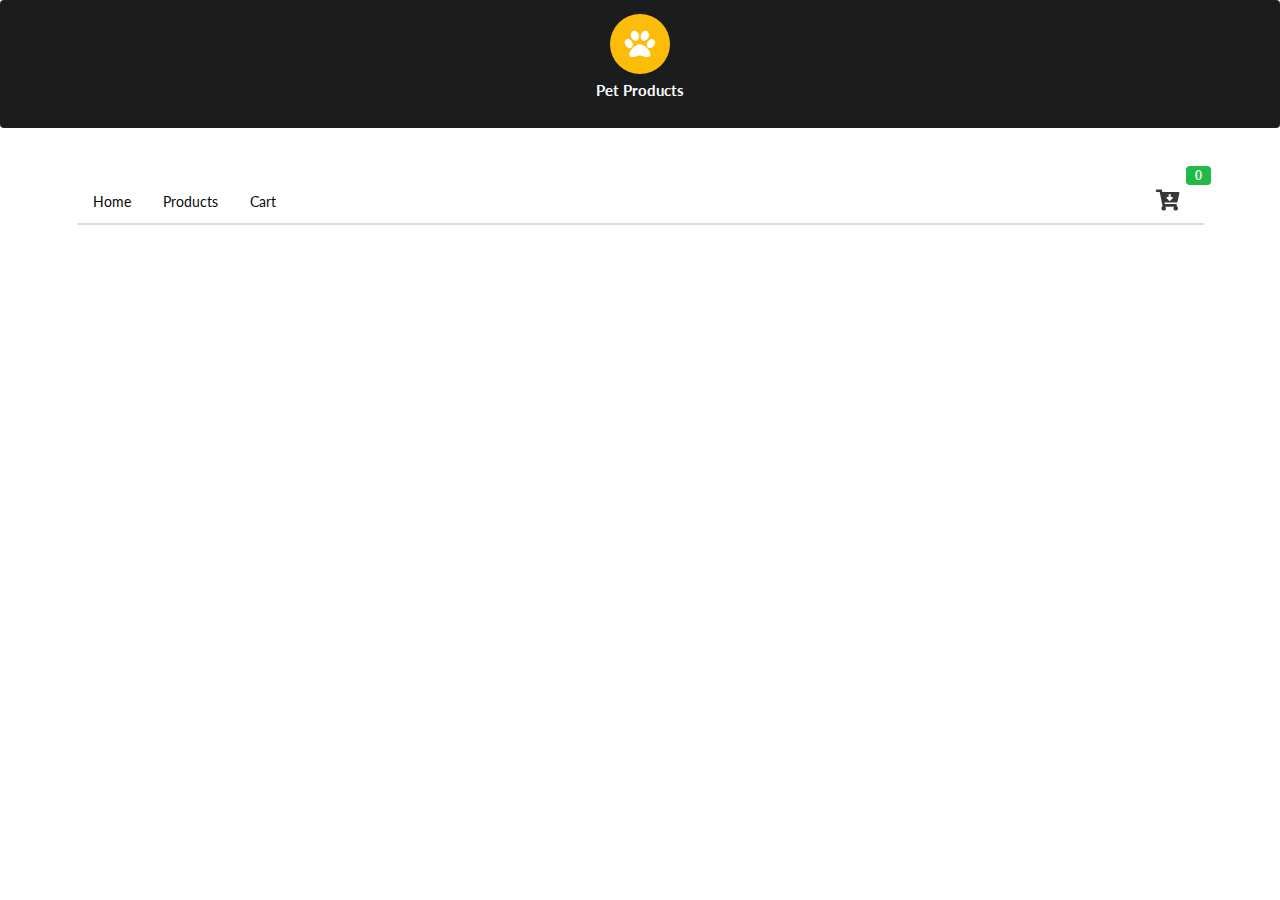
<file: index.html>
<!doctype html><html lang="en"><head><meta charset="utf-8"/><link rel="icon" href="/petshop/favicon.ico"/><meta name="viewport" content="width=device-width,initial-scale=1"/><meta name="theme-color" content="#000000"/><meta name="description" content="Web site created using create-react-app"/><link rel="apple-touch-icon" href="/petshop/logo192.png"/><link rel="manifest" href="/petshop/manifest.json"/><title>React App</title><link href="/petshop/static/css/2.f48d7dd4.chunk.css" rel="stylesheet"><link href="/petshop/static/css/main.8bd8232d.chunk.css" rel="stylesheet"></head><body><noscript>You need to enable JavaScript to run this app.</noscript><div id="root"></div><script>!function(e){function r(r){for(var n,p,l=r[0],a=r[1],f=r[2],c=0,s=[];c<l.length;c++)p=l[c],Object.prototype.hasOwnProperty.call(o,p)&&o[p]&&s.push(o[p][0]),o[p]=0;for(n in a)Object.prototype.hasOwnProperty.call(a,n)&&(e[n]=a[n]);for(i&&i(r);s.length;)s.shift()();return u.push.apply(u,f||[]),t()}function t(){for(var e,r=0;r<u.length;r++){for(var t=u[r],n=!0,l=1;l<t.length;l++){var a=t[l];0!==o[a]&&(n=!1)}n&&(u.splice(r--,1),e=p(p.s=t[0]))}return e}var n={},o={1:0},u=[];function p(r){if(n[r])return n[r].exports;var t=n[r]={i:r,l:!1,exports:{}};return e[r].call(t.exports,t,t.exports,p),t.l=!0,t.exports}p.m=e,p.c=n,p.d=function(e,r,t){p.o(e,r)||Object.defineProperty(e,r,{enumerable:!0,get:t})},p.r=function(e){"undefined"!=typeof Symbol&&Symbol.toStringTag&&Object.defineProperty(e,Symbol.toStringTag,{value:"Module"}),Object.defineProperty(e,"__esModule",{value:!0})},p.t=function(e,r){if(1&r&&(e=p(e)),8&r)return e;if(4&r&&"object"==typeof e&&e&&e.__esModule)return e;var t=Object.create(null);if(p.r(t),Object.defineProperty(t,"default",{enumerable:!0,value:e}),2&r&&"string"!=typeof e)for(var n in e)p.d(t,n,function(r){return e[r]}.bind(null,n));return t},p.n=function(e){var r=e&&e.__esModule?function(){return e.default}:function(){return e};return p.d(r,"a",r),r},p.o=function(e,r){return Object.prototype.hasOwnProperty.call(e,r)},p.p="/petshop/";var l=this["webpackJsonpmy-app"]=this["webpackJsonpmy-app"]||[],a=l.push.bind(l);l.push=r,l=l.slice();for(var f=0;f<l.length;f++)r(l[f]);var i=a;t()}([])</script><script src="/petshop/static/js/2.f9fbe558.chunk.js"></script><script src="/petshop/static/js/main.63f00f8e.chunk.js"></script></body></html>
</file>
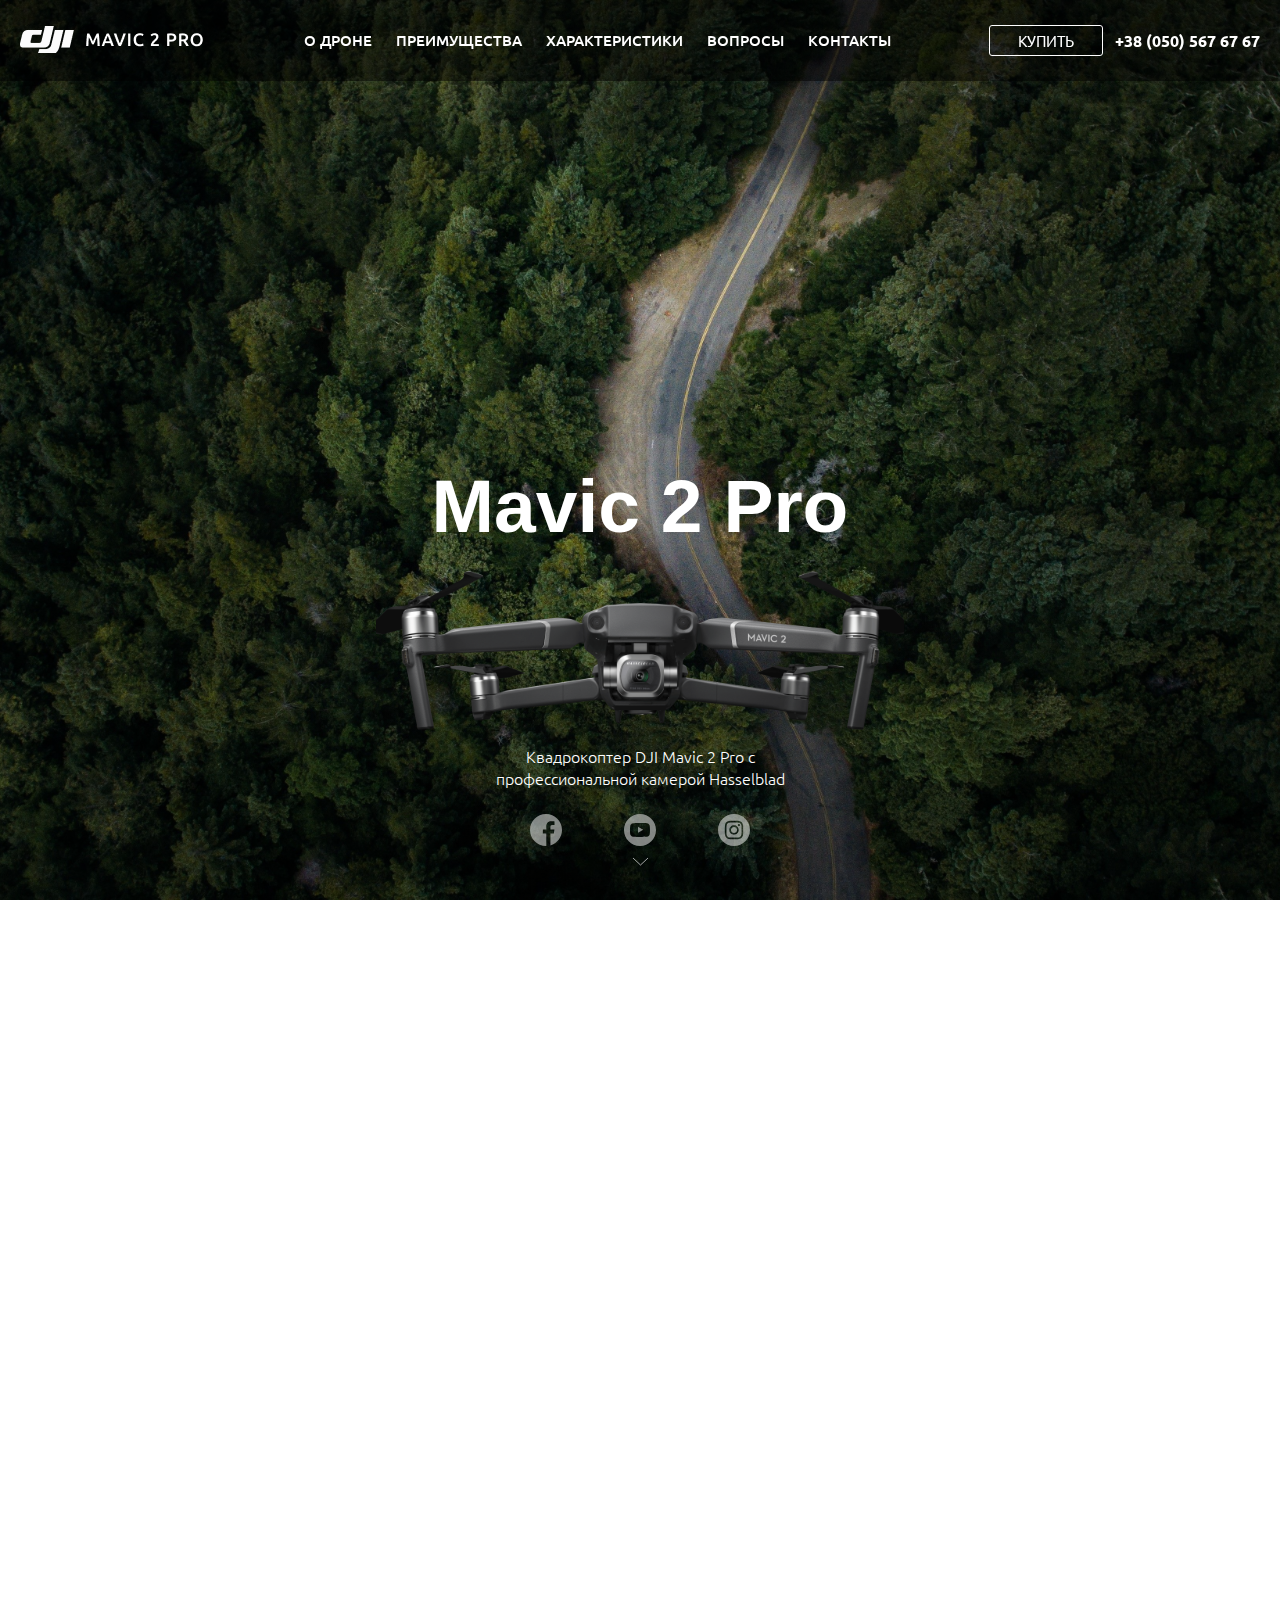
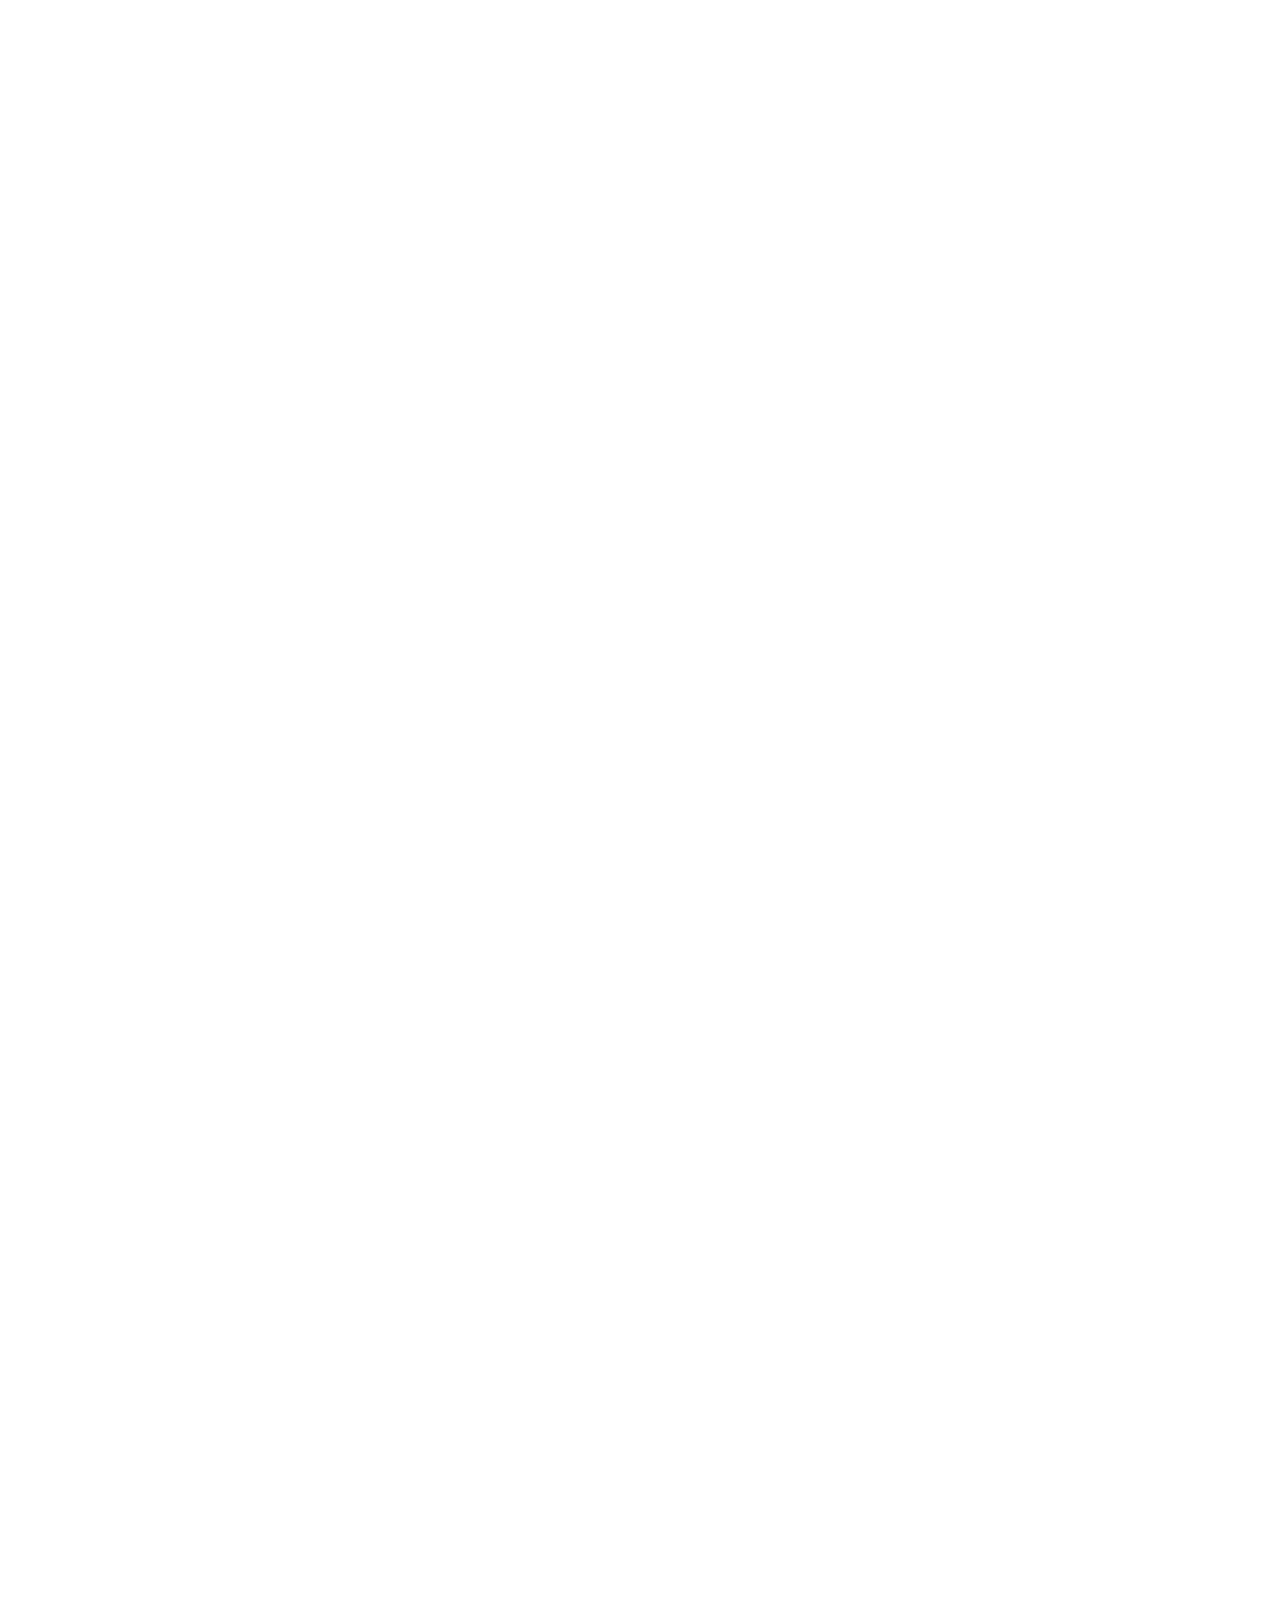
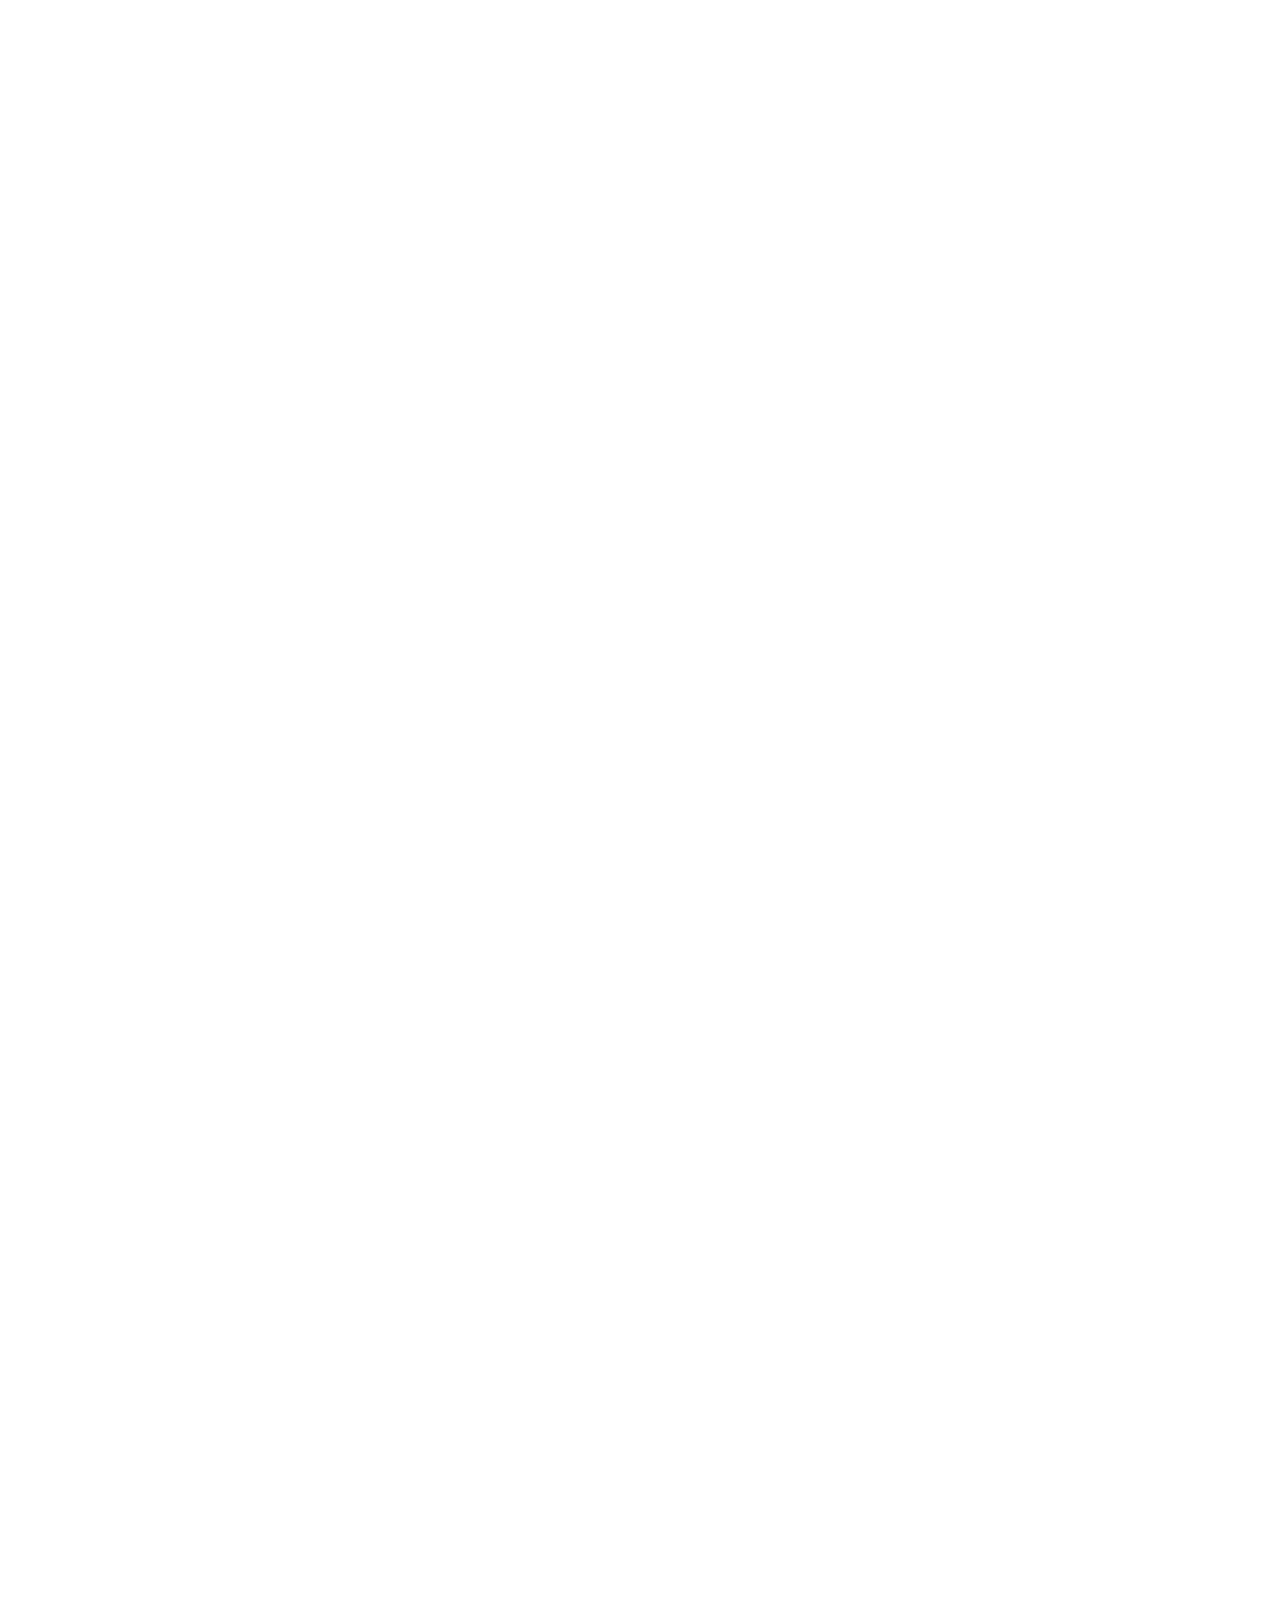
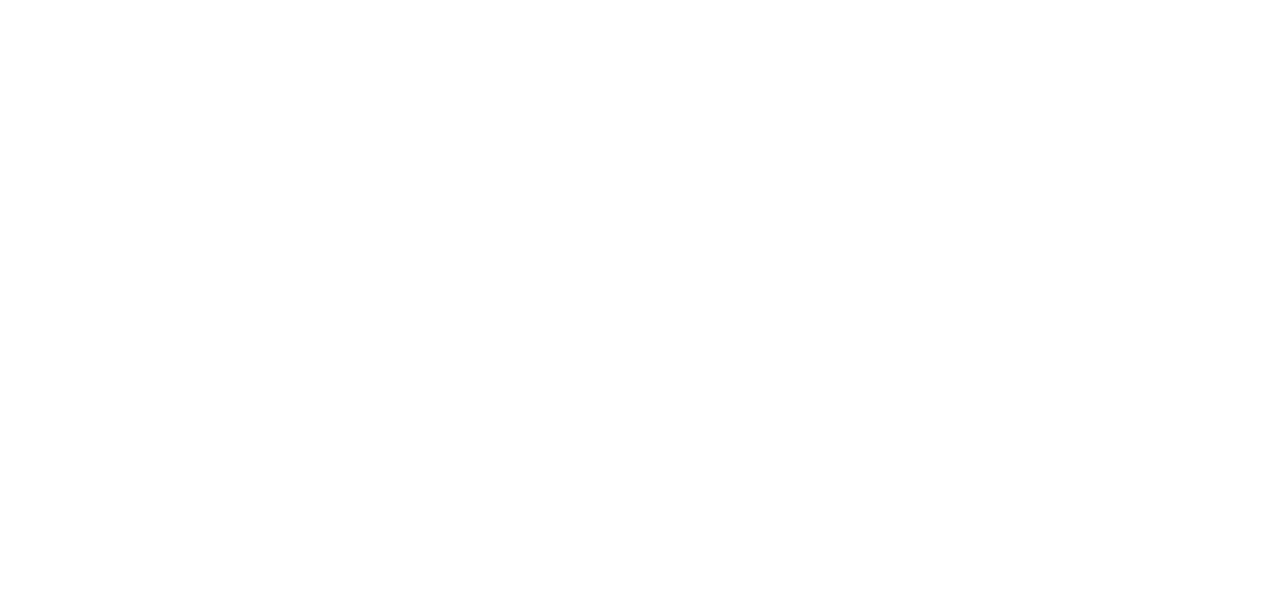
<file: dji-mavic/index.html>
<!DOCTYPE html>
<html lang="en">

<head>
  <meta charset="UTF-8">
  <meta name="viewport" content="width=device-width, initial-scale=1.0">
  <meta http-equiv="X-UA-Compatible" content="ie=edge">
  <title>Mavic 2 Pro</title>
  <link href="https://fonts.googleapis.com/css2?family=Ubuntu:wght@300;400;500;700&display=swap" rel="stylesheet">
  <link rel="stylesheet" href="css/style.min.css">
</head>

<body>

  <header class="header">
    <div class="container">
      <div id="header__nav" class="header__inner">
        <div data-menuanchor="top">
          <a class="logo" href="#top">
            <picture class="logo__img">
              <source srcset="images/logo-mobile.png" media="(max-width: 600px)">
              <img src="images/logo.png" alt="logo">
            </picture>
          </a>
        </div>
        <nav class="menu">
          <button class="menu__btn">
            <span class="menu__btn-line"></span>
          </button>
          <ul class="menu__list">
            <li class="menu__list-item" data-menuanchor="products">
              <a class="menu__list-link" href="#products">О ДРОНЕ</a>
            </li>
            <li class="menu__list-item" data-menuanchor="benefits">
              <a class="menu__list-link" href="#benefits">ПРЕИМУЩЕСТВА</a>
            </li>
            <li class="menu__list-item" data-menuanchor="specification">
              <a class="menu__list-link" href="#specification">ХАРАКТЕРИСТИКИ</a>
            </li>
            <li class="menu__list-item" data-menuanchor="questions">
              <a class="menu__list-link" href="#questions">ВОПРОСЫ</a>
            </li>
            <li class="menu__list-item" data-menuanchor="contacts">
              <a class="menu__list-link" href="#contacts">КОНТАКТЫ</a>
            </li>
            <li class="menu__list-phone">
              <a href="tel:+380505676767" class="header__phone-menu">
                +38 (050) 567 67 67
              </a>
            </li>
          </ul>
        </nav>
        <div class="header__info">
          <button class="header__btn">КУПИТЬ</button>
          <a href="tel:+380505676767" class="header__phone">
            +38 (050) 567 67 67
          </a>
        </div>
      </div>
    </div>
  </header>

  <main id="fullpage">
    <section data-anchor="top" class="page-section top">
      <div class="page-section__wrapper top__wrapper">
        <div class="container">
          <div class="top__inner">
            <h1 class="top__title">Mavic 2 Pro</h1>
            <img src="images/mavic.png" alt="mavic">
            <p class="top__text">
              Квадрокоптер DJI Mavic 2 Pro с профессиональной камерой Hasselblad
            </p>
            <ul class="top__social-list">
              <li class="top__social-item">
                <a class="top__social-link" href="#">
                  <img src="images/facebook.svg" alt="facebook">
                </a>
              </li>
              <li class="top__social-item">
                <a class="top__social-link" href="#">
                  <img src="images/youtube.svg" alt="youtube">
                </a>
              </li>
              <li class="top__social-item">
                <a class="top__social-link" href="#">
                  <img src="images/instagram.svg" alt="instagram">
                </a>
              </li>
            </ul>
          </div>
        </div>
        <div class="scroll_btn">
          <a href="#products">
            <img src="images/arrow-down.svg" alt="arrow">
          </a>
        </div>
      </div>
    </section>

    <section data-anchor="products" class="page-section products">
      <div class="page-section__wrapper">
        <div class="container">
          <h3 class="title products__title">Что такое Mavic 2 Pro ?</h3>
          <div class="products__inner">
            <div class="products__text">
              <p>
                Дрон Mavic 2 Pro - это инженерное чудо, идеальное для аэросъемки.
                Дрон обладает всеми лучшими технологиями DJI, он преобразит мир аэросъемки.
              </p>
              <p>
                Mavic 2 Pro оснащен совершенно новой камерой Hasselblad L1D-20c.
                Камера L1D-20c работает по уникальной технологии Hasselblad Natural Colour Solution (HNCS)5,
                позволяющей пользователям делать великолепные снимки с воздуха с разрешением в 20 мегапикселей и
                потрясающими цветами.
              </p>
            </div>
            <div class="products__slider-box">
              <p class="products__slider-text">
                Лучшая беспилотная
                технология аэросъемки
              </p>
              <div class="products__slider">
                <div class="products__slider-item">
                  <img class="products__slider-img" src="images/slider-1.jpg" alt="mavic slider">
                </div>
                <div class="products__slider-item">
                  <img class="products__slider-img" src="images/slider-2.jpg" alt="mavic slider">
                </div>
                <div class="products__slider-item">
                  <img class="products__slider-img" src="images/slider-3.jpg" alt="mavic slider">
                </div>
                <div class="products__slider-item">
                  <img class="products__slider-img" src="images/slider-4.jpg" alt="mavic slider">
                </div>
                <div class="products__slider-item">
                  <img class="products__slider-img" src="images/slider-5.jpg" alt="mavic slider">
                </div>
                <div class="products__slider-item">
                  <img class="products__slider-img" src="images/slider-6.jpg" alt="mavic slider">
                </div>
              </div>
            </div>
          </div>
        </div>
        <div class="scroll_btn">
          <a href="#benefits">
            <img src="images/arrow-down.svg" alt="arrow">
          </a>
        </div>
      </div>
    </section>

    <section data-anchor="benefits" class="page-section benefits">
      <div class="page-section__wrapper">
        <div class="container">
          <h3 class="title">Преимущества</h3>
          <div class="benefits__items">
            <div class="benefits__item">
              <div class="benefits__num">1</div>
              <div class="benefits__img">
                <img src="images/benefits-1.jpg" alt="benefits">
              </div>
              <div class="benefits__info">
                <h4 class="benefits__info-title">
                  Интеллектуальные
                  режимы
                </h4>
                <p class="benefits__info-text">
                  Mavic 2 унаследовал 6 стандартных режимов интеллектуальной съемки
                  QuickShot: Roket /Dronie /Circle /Helix /Boomerang /Asteroid.
                </p>
              </div>
            </div>

            <div class="benefits__item">
              <div class="benefits__num">2</div>
              <div class="benefits__img">
                <img src="images/benefits-2.jpg" alt="benefits">
              </div>
              <div class="benefits__info">
                <h4 class="benefits__info-title">
                  Active Track 2.0
                </h4>
                <p class="benefits__info-text">
                  Усовершенствованный режим второго поколения распознаёт и
                  отслеживает объекты ещё точнее, быстрее и умнее.
                </p>
              </div>
            </div>

            <div class="benefits__item">
              <div class="benefits__num">3</div>
              <div class="benefits__img">
                <img src="images/benefits-3.jpg" alt="benefits">
              </div>
              <div class="benefits__info">
                <h4 class="benefits__info-title">
                  Панорамная
                  съемка
                </h4>
                <p class="benefits__info-text">
                  Mavic 2 поддерживает 4 режима
                  панорамной съёмки: сферическая,
                  180 градусов,
                  горизонтальная, вертикальная
                </p>
              </div>
            </div>

            <div class="benefits__item">
              <div class="benefits__num">4</div>
              <div class="benefits__img">
                <img src="images/benefits-4.jpg" alt="benefits">
              </div>
              <div class="benefits__info">
                <h4 class="benefits__info-title">
                  Крутая камера!
                </h4>
                <p class="benefits__info-text">
                  Технология Hyperlapse в четырёх режимах исполнения.
                  Улучшенный фото режим HDR
                  Функция HyperLight для съёмки в условиях слабого освещения
                  4К съёмка
                </p>
              </div>
            </div>
          </div>
        </div>
        <div class="scroll_btn">
          <a href="#specification">
            <img src="images/arrow-down.svg" alt="arrow">
          </a>
        </div>
      </div>
    </section>

    <section data-anchor="specification" class="page-section specification">
      <div class="page-section__wrapper">
        <div class="container">
          <h3 class="title">Характеристики</h3>
          <div class="specification__inner">
            <div class="specification__item">
              <div class="specification__box specification__box-1">
                <h4 class="specification__box-title">Dlog-M 10 бит</h4>
                <p class="specification__box-text">
                  Mavic 2 Pro поддерживает цветовой профиль Dlog-M 10 бит с
                  более широким динамическим диапазоном, дающим больше возможностей
                  для цветокоррекции.
                </p>
              </div>
              <div class="specification__box specification__box-2">
                <h4 class="specification__box-title">Камера Hasselblad</h4>
                <p class="specification__box-text">
                  Камера Hasselblad L1D-20С
                  известны эргономичным дизайном
                  и превосходным качеством изображений.
                </p>
              </div>
            </div>
            <div class="specification__item specification__item--center">
              <img src="images/mavic.png" alt="mavic">
            </div>
            <div class="specification__item">
              <div class="specification__box specification__box-3">
                <h4 class="specification__box-title">Матрица CMOS 1</h4>
                <p class="specification__box-text">
                  Зона активной работы новой 1-дюймовой матрицы CMOS в
                  четыре раза превышает показатели Mavic Pro
                </p>
              </div>
              <div class="specification__box specification__box-4">
                <h4 class="specification__box-title">Видео HDR</h4>
                <p class="specification__box-text">
                  Благодаря поддержке видео 4K HDR 10 бит, Mavic 2 Pro
                  можно подсоединить к совместимому с HLG 4K ТВ и просматривать
                  запись в полном цветовом спектре
                </p>
              </div>
            </div>
          </div>
        </div>
        <div class="scroll_btn">
          <a href="#questions">
            <img src="images/arrow-down.svg" alt="arrow">
          </a>
        </div>
      </div>
    </section>

    <section data-anchor="questions" class="page-section questions">
      <div class="page-section__wrapper">
        <div class="container">
          <h3 class="title">Остались вопросы?</h3>
          <div class="questions__items">
            <div class="questions__item">
              <h4 class="questions__item-title">Какие отличия между Mavic 2 Pro и Mavic 2 Zoom?</h4>
              <p class="questions__item-text">
                В Mavic 2 улучшены практически все аспекты: камера, передача видеосигнала,
                полётное время, скорость, уровень шума, обнаружение препятствий в нескольких
                направлениях, интеллектуальные функции и уникальная функция Hyperlapse.
              </p>
            </div>
            <div class="questions__item questions__item--active">
              <h4 class="questions__item-title">Чем Mavic 2 лучше Mavic Pro? </h4>
              <p class="questions__item-text">
                В Mavic 2 улучшены практически все аспекты: камера, передача видеосигнала,
                полётное время, скорость, уровень шума, обнаружение препятствий в нескольких
                направлениях, интеллектуальные функции и уникальная функция Hyperlapse.
              </p>
            </div>
            <div class="questions__item">
              <h4 class="questions__item-title">Можно ли подключить Mavic 2 к очкам DJI Goggles?</h4>
              <p class="questions__item-text">
                В Mavic 2 улучшены практически все аспекты: камера, передача видеосигнала,
                полётное время, скорость, уровень шума, обнаружение препятствий в нескольких
                направлениях, интеллектуальные функции и уникальная функция Hyperlapse.
              </p>
            </div>
            <div class="questions__item">
              <h4 class="questions__item-title">Является ли Mavic 2 водонепроницаемым？</h4>
              <p class="questions__item-text">
                В Mavic 2 улучшены практически все аспекты: камера, передача видеосигнала,
                полётное время, скорость, уровень шума, обнаружение препятствий в нескольких
                направлениях, интеллектуальные функции и уникальная функция Hyperlapse.
              </p>
            </div>
          </div>
        </div>
        <div class="scroll_btn">
          <a href="#contacts">
            <img src="images/arrow-down.svg" alt="arrow">
          </a>
        </div>
      </div>
    </section>

    <section data-anchor="contacts" class="page-section contacts">
      <div class="page-section__wrapper">
        <div class="container">
          <h3 class="title">Контакты</h3>
          <div class="contacts__inner">
            <div class="contacts__info">

              <div class="contacts__info-box">
                <p class="contacts__info-title">Киев</p>
                <a class="contacts__info-phone" href="tel:+380505676767">+38 (050) 567 67 67</a>
                <a class="contacts__info-email" href="mailto:dgi.mavic2pro.kiev@mail.ru">dgi.mavic2pro.kiev@mail.ru</a>
              </div>
              <div class="contacts__info-box">
                <p class="contacts__info-title">Москва</p>
                <a class="contacts__info-phone" href="tel:+74995676767">+7 (499) 567 67 67</a>
                <a class="contacts__info-email"
                  href="mailto:dgi.mavic2pro.moscow@mail.ru">dgi.mavic2pro.moscow@mail.ru</a>
              </div>
              <div class="contacts__info-box">
                <p class="contacts__info-title">Минск</p>
                <a class="contacts__info-phone" href="tel:+375175676767">+3 (7517) 567 67 67</a>
                <a class="contacts__info-email"
                  href="mailto:dgi.mavic2pro.minsk@mail.ru">dgi.mavic2pro.minsk@mail.ru</a>
              </div>

            </div>
            <div class="contacts__form">
              <form action="">
                <h4 class="contacts__form-title">
                  Остались вопросы?
                </h4>
                <p class="contacts__form-text">
                  Мы обязательно свяжемся с вами в течение двух рабочих дней
                </p>
                <div class="contacts__form-line">
                  <input class="contacts__form-input" placeholder="Ваше имя" type="text">
                  <input class="contacts__form-input" placeholder="Ваш email" type="email">
                </div>
                <textarea class="contacts__form-textarea" placeholder="Что вас интересует?"></textarea>
                <button class="contacts__form-btn" type="submit">ОТПРАВИТЬ</button>
              </form>
            </div>
            <ul class="contacts__social-list">
              <li class="contacts__social-item">
                <a class="contacts__social-link" href="#">
                  <img src="images/facebook.svg" alt="facebook">
                </a>
              </li>
              <li class="contacts__social-item">
                <a class="contacts__social-link" href="#">
                  <img src="images/youtube.svg" alt="youtube">
                </a>
              </li>
              <li class="contacts__social-item">
                <a class="contacts__social-link" href="#">
                  <img src="images/instagram.svg" alt="instagram">
                </a>
              </li>
            </ul>
          </div>
          <footer class="footer">
            <div class="container">
              <p class="footer__copy">
                © DJI, 2020
              </p>
            </div>
          </footer>
        </div>
      </div>
    </section>
  </main>


  <script src="https://ajax.googleapis.com/ajax/libs/jquery/3.4.1/jquery.min.js"></script>
  <script src="js/libs.min.js"></script>
  <script src="js/main.js"></script>
</body>

</html>
</file>
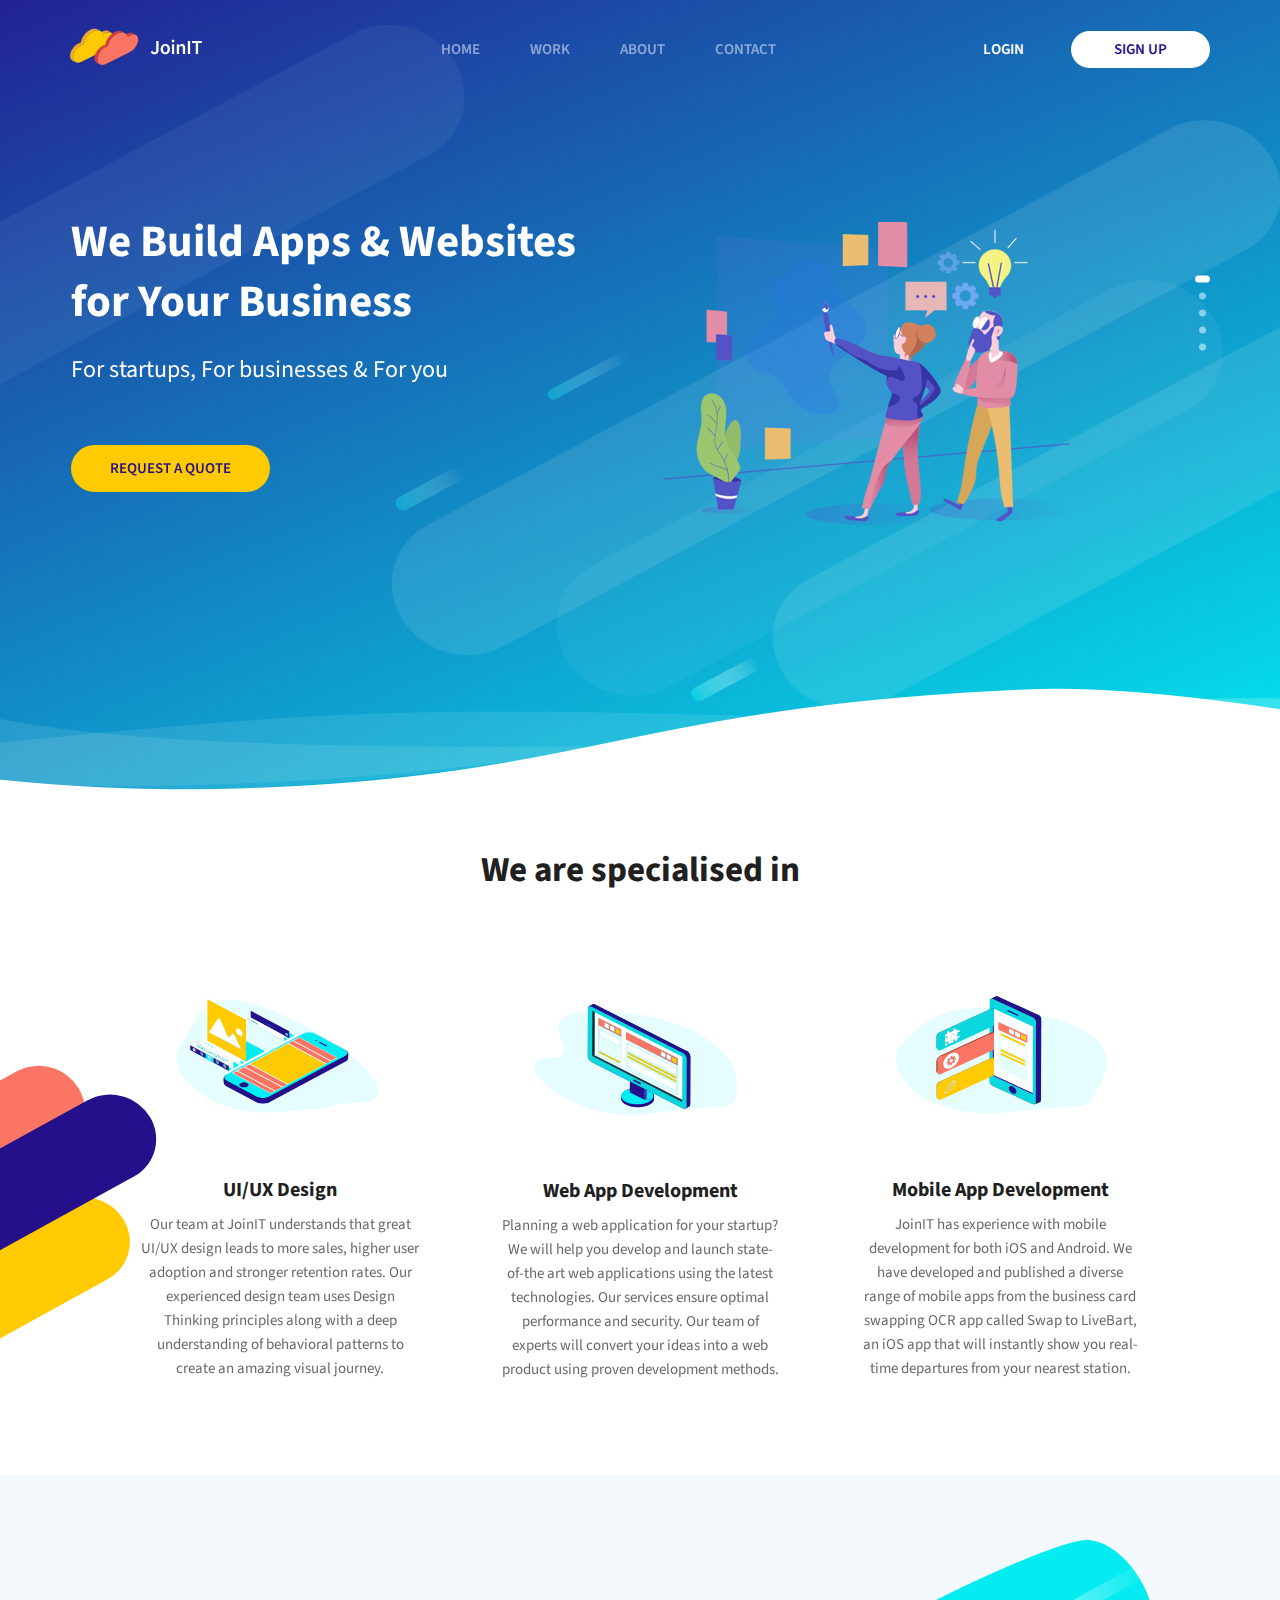
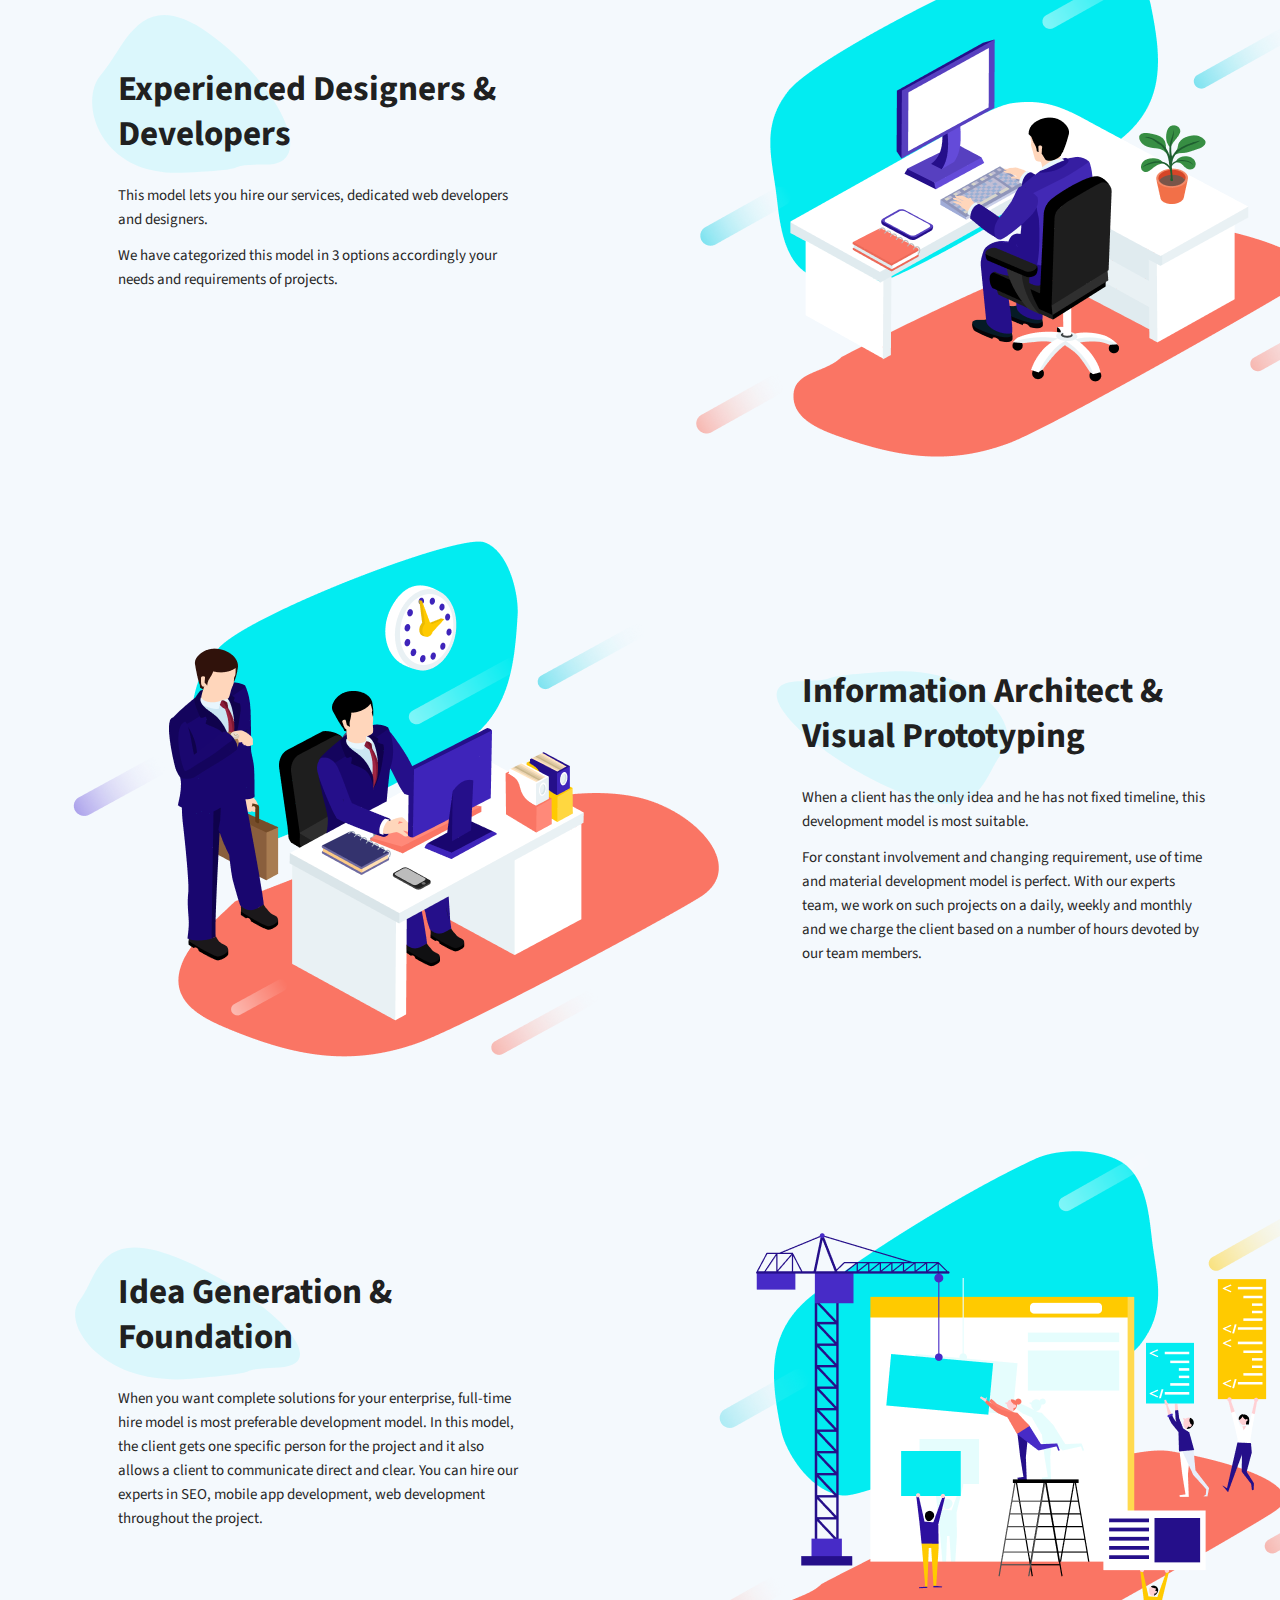
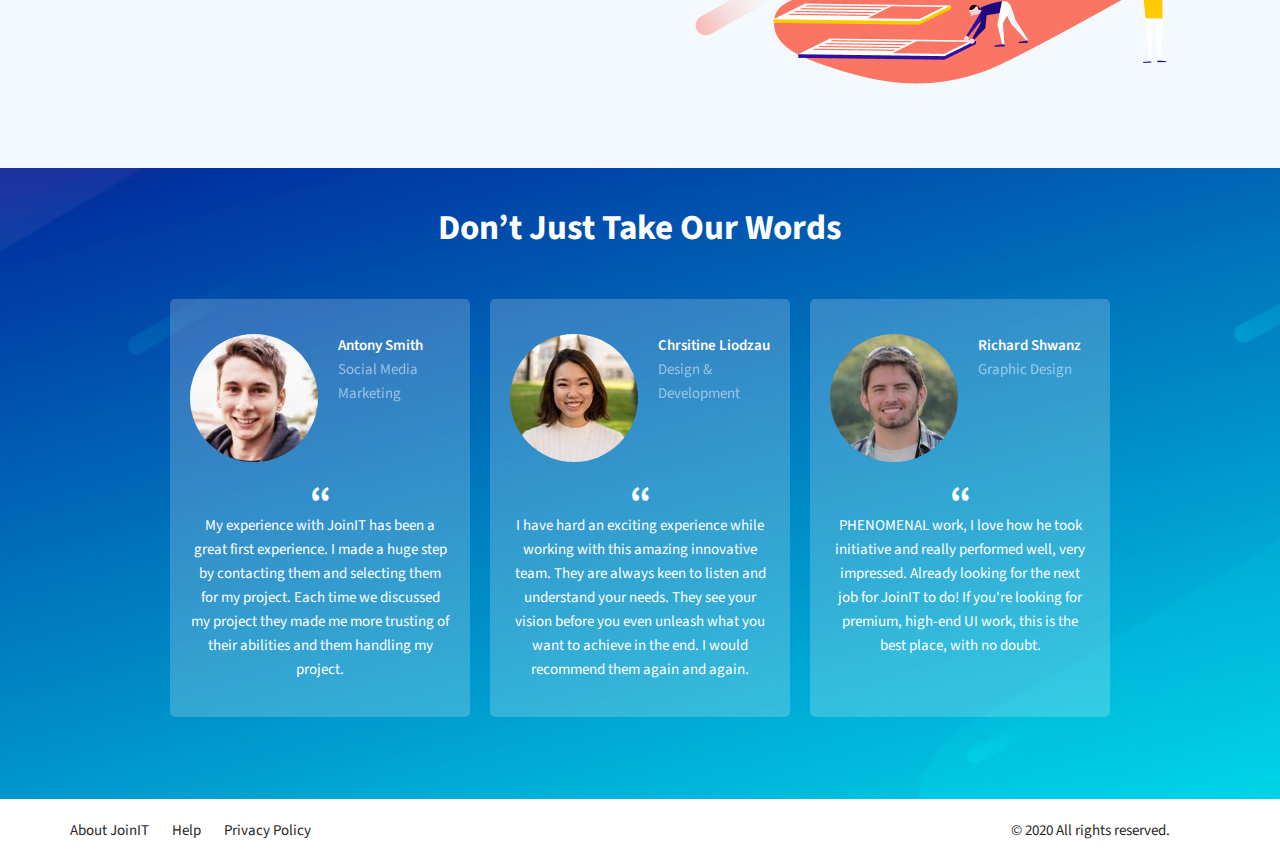
<file: joinit/index.html>
<!DOCTYPE html>
<html lang="en">

<head>
    <meta charset="UTF-8">
    <meta name="viewport" content="width=device-width, initial-scale=1.0">
    <meta http-equiv="X-UA-Compatible" content="ie=edge">
    <title>JoinIT</title>
    <link href="https://fonts.googleapis.com/css?family=Source+Sans+Pro:400,600,700&display=swap" rel="stylesheet">
    <link rel="stylesheet" href="css/reset.css">
    <link rel="stylesheet" href="css/slick.css">
    <link rel="stylesheet" href="css/style.css">
</head>

<body>
    <header class="header">
        <div class="container">
            <div class="header__top">
                <div class="logo">
                    <a href="#">
                        <img src="images/logo.svg" alt="">
                    </a>
                </div>
                <nav class="menu">
                    <div class="menu__btn">
                    </div>
                    <ul class="menu__list">
                        <li><a href="#">home</a></li>
                        <li><a href="#">work</a></li>
                        <li><a href="#">about</a></li>
                        <li><a href="#">contact</a></li>
                    </ul>
                </nav>
                <div class="header-btn">
                    <a class="login" href="#">login</a>
                    <a class="sign-up" href="#">sign up</a>
                </div>
            </div>
            <div class="header-slider">
                <div class="header-slider__item">
                    <div class="header-slider__item-wrapper">
                        <div class="header-slider__item-info">
                            <h3 class="header-slider__title">
                                We Build Apps & Websites for Your Business
                            </h3>
                            <div class="header-slider__description">
                                For startups, For businesses & For you
                            </div>
                            <a class="header-slider__btn" href="#">Request a quote</a>
                        </div>
                        <div class="header-slider__item-images">
                            <img src="images/slider-img1.png" alt="">
                        </div>
                    </div>
                </div>
                <div class="header-slider__item">
                    <div class="header-slider__item-wrapper">
                        <div class="header-slider__item-info">
                            <h3 class="header-slider__title">
                                Client meeting & Brief discussion
                            </h3>
                            <div class="header-slider__description">
                                For startups, For businesses & For you
                            </div>
                            <a class="header-slider__btn" href="#">Request a quote</a>
                        </div>
                        <div class="header-slider__item-images">
                            <img src="images/slider-img2.png" alt="">
                        </div>
                    </div>
                </div>
                <div class="header-slider__item">
                    <div class="header-slider__item-wrapper">
                        <div class="header-slider__item-info">
                            <h3 class="header-slider__title">
                                Assigning team & Work process
                            </h3>
                            <div class="header-slider__description">
                                For startups, For businesses & For you
                            </div>
                            <a class="header-slider__btn" href="#">Request a quote</a>
                        </div>
                        <div class="header-slider__item-images">
                            <img src="images/slider-img3.png" alt="">
                        </div>
                    </div>
                </div>
                <div class="header-slider__item">
                    <div class="header-slider__item-wrapper">
                        <div class="header-slider__item-info">
                            <h3 class="header-slider__title">
                                Complete project & After service
                            </h3>
                            <div class="header-slider__description">
                                For startups, For businesses & For you
                            </div>
                            <a class="header-slider__btn" href="#">Request a quote</a>
                        </div>
                        <div class="header-slider__item-images">
                            <img src="images/slider-img4.png" alt="">
                        </div>
                    </div>
                </div>
                <div class="header-slider__item">
                    <div class="header-slider__item-wrapper">
                        <div class="header-slider__item-info">
                            <h3 class="header-slider__title">
                                Social Media Marketing
                            </h3>
                            <div class="header-slider__description">
                                For startups, For businesses & For you
                            </div>
                            <a class="header-slider__btn" href="#">Request a quote</a>
                        </div>
                        <div class="header-slider__item-images">
                            <img src="images/slider-img5.png" alt="">
                        </div>
                    </div>
                </div>

            </div>
        </div>
    </header>
    <section class="specialised">
        <div class="container">
            <div class="specialised__title title">
                We are specialised in
            </div>
            <div class="specialised__items">
                <div class="specialised__item">
                    <div class="specialised__item-img">
                        <img src="images/special-1.svg" alt="">
                    </div>
                    <h4 class="specialised__item-title">
                        UI/UX Design
                    </h4>
                    <div class="specialised__item-text">
                        Our team at JoinIT understands that great UI/UX design leads to more sales,
                        higher user adoption and stronger retention rates. Our experienced design team uses
                        Design Thinking principles along with a deep understanding of behavioral patterns to create an
                        amazing visual journey.
                    </div>
                </div>
                <div class="specialised__item">
                    <div class="specialised__item-img">
                        <img src="images/special-2.svg" alt="">
                    </div>
                    <h4 class="specialised__item-title">
                        Web App Development
                    </h4>
                    <div class="specialised__item-text">
                        Planning a web application for your startup? We will help you develop and
                        launch state-of-the art web applications using the latest technologies.
                        Our services ensure optimal performance and security. Our team of experts will
                        convert your ideas into a web product using proven development methods.
                    </div>
                </div>
                <div class="specialised__item">
                    <div class="specialised__item-img">
                        <img src="images/special-3.svg" alt="">
                    </div>
                    <h4 class="specialised__item-title">
                        Mobile App Development
                    </h4>
                    <div class="specialised__item-text">
                        JoinIT has experience with mobile development for both iOS and Android.
                        We have developed and published a diverse range of mobile apps from the business card
                        swapping OCR app called Swap to LiveBart, an iOS app that will instantly show you real-time
                        departures from your nearest station.
                    </div>
                </div>
            </div>
        </div>
    </section>
    <section class="advantages">
        <div class="container">
            <div class="advantages-box">
                <div class="advantages-box__info">
                    <div class="advantages-box__title">
                        Experienced Designers &
                        Developers
                    </div>
                    <div class="advantages-box__text">
                        <p>This model lets you hire our services, dedicated web developers and designers.</p>
                        <p> We have categorized this model in 3 options accordingly your needs and requirements of
                            projects.</p>
                    </div>
                </div>
                <div class="advantages-box__images">
                    <img src="images/advantages-1.png" alt="">
                </div>
            </div>
            <div class="advantages-box advantages-box--right">
                <div class="advantages-box__info">
                    <div class="advantages-box__title">
                        Information Architect &
                        Visual Prototyping
                    </div>
                    <div class="advantages-box__text">
                        <p>When a client has the only idea and he has not fixed timeline, this development model is most
                            suitable.</p>
                        <p> For constant involvement and changing requirement, use of time and material development
                            model is perfect.
                            With our experts team, we work on such projects on a daily,
                            weekly and monthly and we charge the client based on a number of hours devoted by our team
                            members.</p>
                    </div>
                </div>
                <div class="advantages-box__images">
                    <img src="images/advantages-2.png" alt="">
                </div>
            </div>
            <div class="advantages-box ">
                <div class="advantages-box__info advantages-box__info--bg">
                    <div class="advantages-box__title">
                        Idea Generation &
                        Foundation
                    </div>
                    <div class="advantages-box__text">
                        <p>When you want complete solutions for your enterprise, full-time hire model is most preferable
                            development model.
                            In this model, the client gets one specific person for the project and it also allows a
                            client to communicate direct and clear.
                            You can hire our experts in SEO, mobile app development, web development throughout the
                            project.</p>
                    </div>
                </div>
                <div class="advantages-box__images">
                    <img src="images/advantages-3.png" alt="">
                </div>
            </div>
        </div>
    </section>
    <section class="reviews">
        <div class="container">
            <div class="reviews__title title">Don’t Just Take Our Words</div>
            <div class="reviews__items">
                <div class="reviews__item">
                    <div class="reviews__item-head">
                        <img src="images/rev-1.jpg" alt="">
                        <div class="reviews__item-info">
                            <div class="reviews__item-name">Antony Smith</div>
                            <div class="reviews__item-position">Social Media Marketing</div>
                        </div>
                    </div>
                    <div class="reviews__item-text">
                        My experience with JoinIT has been a great first experience. I made a huge step by contacting
                        them and selecting them for my project.
                        Each time we discussed my project they made me more trusting of their abilities and them
                        handling my project.
                    </div>
                </div>
                <div class="reviews__item">
                    <div class="reviews__item-head">
                        <img src="images/rev-2.jpg" alt="">
                        <div class="reviews__item-info">
                            <div class="reviews__item-name">Chrsitine Liodzau</div>
                            <div class="reviews__item-position">Design & Development</div>
                        </div>
                    </div>
                    <div class="reviews__item-text">
                        I have hard an exciting experience while working with this amazing innovative team. They are
                        always keen to listen and understand your needs.
                        They see your vision before you even unleash what you want to achieve in the end. I would
                        recommend them again and again.
                    </div>
                </div>
                <div class="reviews__item">
                    <div class="reviews__item-head">
                        <img src="images/rev-3.jpg" alt="">
                        <div class="reviews__item-info">
                            <div class="reviews__item-name">Richard Shwanz</div>
                            <div class="reviews__item-position">Graphic Design</div>
                        </div>
                    </div>
                    <div class="reviews__item-text">
                        PHENOMENAL work, I love how he took initiative and really performed well, very impressed.
                        Already looking for the next job for JoinIT to do!
                        If you're looking for premium, high-end UI work, this is the best place, with no doubt.
                    </div>
                </div>
            </div>
        </div>
    </section>
    <footer class="footer">
        <div class="container">
            <div class="footer__inner">
                <div class="footer__link">
                    <a href="#">About JoinIT</a>
                    <a href="#">Help</a>
                    <a href="#">Privacy Policy</a>
                </div>
                <div class="footer__copy">
                    © 2020 All rights reserved.
                </div>
            </div>
        </div>
    </footer>


    <script src="https://ajax.googleapis.com/ajax/libs/jquery/3.4.1/jquery.min.js"></script>
    <script src="js/slick.js"></script>
    <script src="js/main.js"></script>
</body>

</html>
</file>
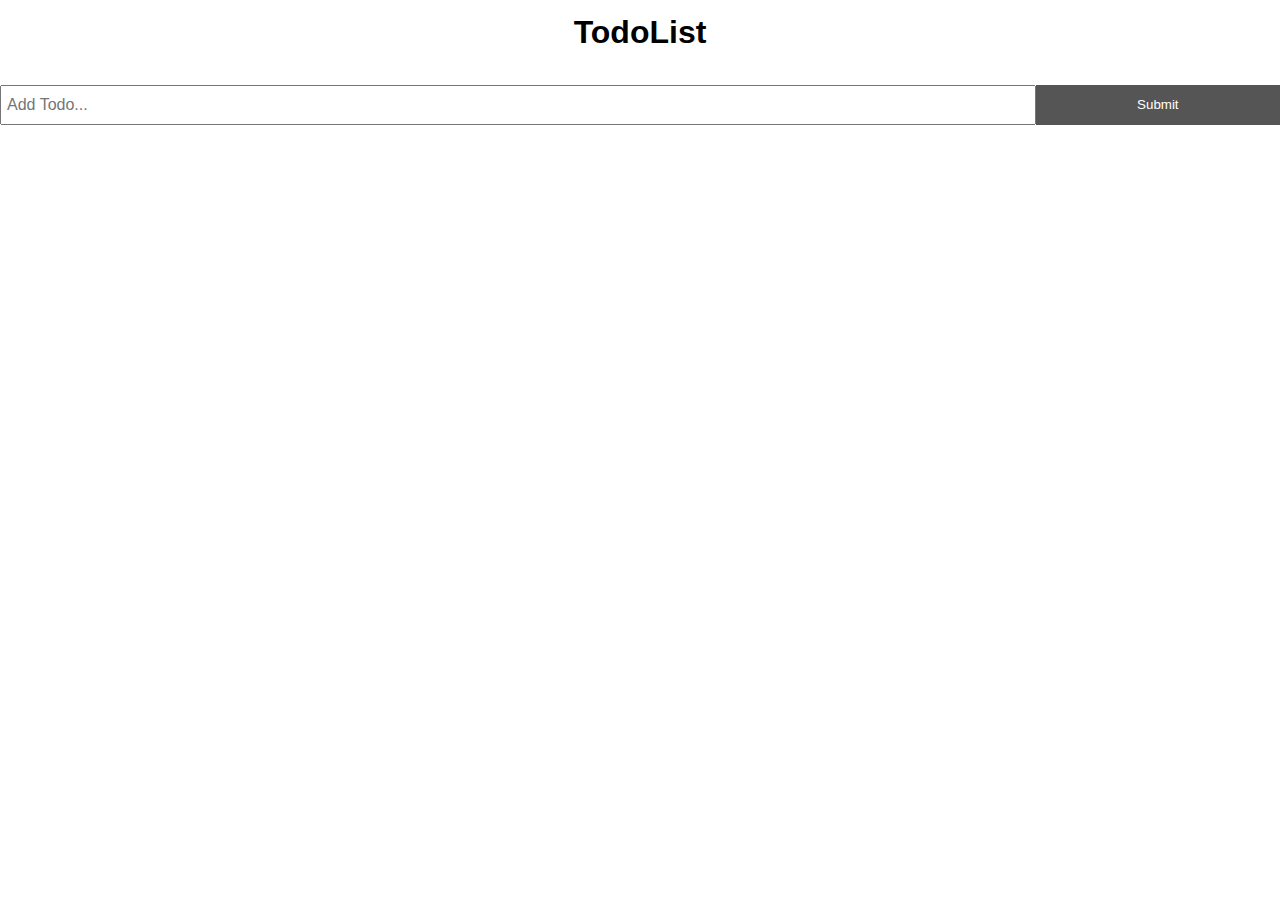
<file: todo/index.html>
<!doctype html>
<html lang="en">
<head>
  <meta charset="utf-8">
  <title>Todo List</title>
  <base href="/todo/">
  <meta name="viewport" content="width=device-width, initial-scale=1">
  <link rel="icon" type="image/x-icon" href="favicon.ico">
<link rel="stylesheet" href="styles.css"></head>
<body>
  <app-root></app-root>
<script src="runtime.js" defer></script><script src="polyfills.js" defer></script><script src="vendor.js" defer></script><script src="main.js" defer></script></body>
</html>
</file>
<file: petshop/static/css/main.8bd8232d.chunk.css>
body{margin:0;font-family:-apple-system,BlinkMacSystemFont,"Segoe UI","Roboto","Oxygen","Ubuntu","Cantarell","Fira Sans","Droid Sans","Helvetica Neue",sans-serif;-webkit-font-smoothing:antialiased;-moz-osx-font-smoothing:grayscale}code{font-family:source-code-pro,Menlo,Monaco,Consolas,"Courier New",monospace}*{margin:0;padding:0;border:0;font-size:100%;font:inherit;vertical-align:baseline}.wrapper{margin-top:50px}.card_counter{display:flex;justify-content:space-between;margin-top:55px;margin-bottom:15px}.card_counter,.card_counter div{align-items:center}.card_counter__price{margin-left:20px;margin-right:20px;font-weight:700}.card_input{width:40px;height:36px}.menu_link{color:#070707}.menu_link:hover,.menu_link_active{color:#5c5c5c}
/*# sourceMappingURL=main.8bd8232d.chunk.css.map */
</file>
<file: joinit/css/style.css>
* {
    box-sizing: border-box;
}

body {
    font-family: 'Source Sans Pro', sans-serif;
    font-size: 15px;
    line-height: 24px;
}

a {
    text-decoration: none;
    color: inherit;
}

.header {
    background-image: url(../images/header-bg.jpg);
    min-height: 793px;
    background-repeat: no-repeat;
    background-size: cover;
    background-position: top center;
}

.container {
    max-width: 1170px;
    margin: 0 auto;
    padding: 0 15px;
}

.header__top {
    display: flex;
    justify-content: space-between;
    height: 100px;
    align-items: center;
}

.menu__list {
    display: flex;
}

.menu__list li + li {
    padding-left: 50px;
}

.login {
    margin-right: 44px;
    color: #fff;
    text-transform: uppercase;
    font-weight: 600;
}

.menu__list a {
    opacity: 0.5;
    color: #fff;
    font-weight: 600;
    text-transform: uppercase;
    transition: all .5s;
}

.menu__list a:hover {
    opacity: 1;
}

.sign-up {
    text-transform: uppercase;
    color: #250F8A;
    font-weight: 600;
    background-color: #fff;
    padding: 8px 43px;
    border-radius: 20px;
}

.header-slider {
    padding-top: 111px;
}

.header-slider__item-wrapper {
    display: flex;
    justify-content: space-between;
}

.header-slider__item-info {
    max-width: 517px;
    color: #fff;
}

.header-slider__title {
    font-weight: 700;
    font-size: 45px;
    line-height: 60px;
    color: #fff;
    margin-bottom: 10px;
}

.header-slider__description {
    line-height: 55px;
    font-size: 24px;
    margin-bottom: 60px;
}

.header-slider__btn {
    text-transform: uppercase;
    color: #250f8a;
    font-weight: 600;
    padding: 13px 39px;
    background-color: #ffca00;
    border-radius: 25px;
}

.header-slider__item-images {
    height: 303px;
    margin: 10px 82px 0 0;
}

.header-dots {
    position: absolute;
    right: 0;
    top: 50%;
    transform: translateY(-50%);
}

.header-dots button {
    border: none;
    background-color: #fff;
    opacity: 0.5;
    font-size: 0;
    padding: 0;
    width: 7px;
    height: 7px;
    border-radius: 3.5px;
    cursor: pointer;
    outline: none;
    display: block;
    margin: 10px auto;
}

.header-dots .slick-active button {
    width: 15px;
    opacity: 1;
}

.specialised {
    padding: 55px 0 93px 0;
    background-image: url(../images/special-bg.svg);
    background-position: left bottom;
    background-repeat: no-repeat;
    color: #202020;
    text-align: center;
}

.specialised__title {
    margin-bottom: 96px;
}

.title {
    font-size: 35px;
    line-height: 45px;
    font-weight: 700;
    text-align: center;
}

.specialised__items {
    display: flex;
    justify-content: space-between;
    max-width: 1020px;
    margin: 0 auto;
}

.specialised__item {
    width: 300px;
}

.specialised__item-img {
    margin-bottom: 23px;
    min-height: 166px;
}

.specialised__item-title {
    margin-bottom: 11px;
    font-size: 20px;
    font-weight: 700;
}

.specialised__item-text {
    padding: 0 10px;
    color: #272727;
    opacity: 0.7;
}

.advantages {
    padding-top: 64px;
    background-color: #F4F9FD;
    background-image: url(../images/advantages-bg.svg);
    background-repeat: no-repeat;
    background-position: center right;
}

.advantages-box {
    display: flex;
    justify-content: space-between;
    padding-bottom: 76px;
}

.advantages-box--right .advantages-box__info {
    order: 1;
    background-image: url(../images/title-bg-2.svg);
    background-position: 22px 130px;
}
.advantages-box__info {
    max-width: 456px;
    padding-top: 60px;
    background-image: url(../images/title-bg-1.svg);
    background-repeat: no-repeat;
    background-position: 22px 76px;
}

.advantages-box__info--bg {
    background-image: url(../images/title-bg-3.svg);
    background-position: 5px 105px;
}
.advantages-box__images {
    max-width: 518px;
    height: auto;
}

.advantages-box__title {
    color: #202020;
    font-size: 35px;
    line-height: 45px;
    font-weight: 700;
    padding: 68px 0 15px 48px;
}

.advantages-box__text {
    padding-left: 48px;
    color: #272727;
}

.advantages-box__text p {
    margin: 12px 0;
}

.reviews {
    background-image: url(../images/reviews-bg.jpg);
    background-repeat: no-repeat;
    background-position: top center;
    background-size: cover;
    padding: 38px 0 82px;
}

.reviews__title {
    color: #fff;
    margin: 0 auto 48px;
    min-width: 384px;
}

.reviews__items {
    max-width: 940px;
    margin: 0 auto;
    display: flex;
    justify-content: space-between;
}

.reviews__item {
    width: 300px;
    border-radius: 5px;
    background-color: rgba(255,255,255,.2);
    padding: 35px 20px;
    color: #fff;
}

.reviews__item-head {
    margin-bottom: 13px;
    display: flex;
}

.reviews__item-head img {
    border-radius: 50%;
    margin-right: 20px;
}

.reviews__item-name {
    font-weight: 600;
}

.reviews__item-position {
    opacity: 0.5;
}

.reviews__item-text {
    text-align: center;
    padding-top: 39px;
    position: relative;
}

.reviews__item-text::before {
    content: "“";
    font-size: 40px;
    line-height: 55px;
    font-weight: 700;
    position: absolute;
    top: 0;
    left: 0;
    right: 0;
}

.footer__inner {
    display: flex;
    justify-content: space-between;
    color: #272727;
    padding: 20px 40px 17px 0;
}

.footer__link a + a {
    margin-left: 20px;
}

@media(max-width: 1620px) {
    .advantages {
        background-image: none;
    }
}

@media(max-width: 1201px) {
    .specialised {
        background-size: 60px;
    }
}

@media(max-width: 1190px) {
    .header-slider__item-images {
        margin: 100px 20px 15px 0;
    }
    .header-slider__item-images img {
        width: 90%;
    }
    .header-slider__item-info {
        padding: 50px 0;
    }
    .header-slider {
        padding-top: 25px;
    }
    .advantages-box__images img {
        width: 80%;
    }
    .advantages-box__images {
        text-align: center;
    }
    .advantages-box {
        justify-content: space-around;
    }
    .advantages-box--right .advantages-box__title {
        padding: 30px 0 15px 20px;
    }
    .advantages-box--right .advantages-box__text {
        padding-left: 20px;
    }
    .advantages-box--right .advantages-box__info {
        padding-right: 30px;
    }
}

@media(max-width: 1080px) {
    .specialised {
        background-image: none;
    }
    .advantages-box__info {
        padding-top: 10px;
    }
    .advantages-box--right .advantages-box__info {
        padding-right: 10px;
    }
    .advantages-box__images img {
        width: 71%;
        margin-top: 40px;
    }
    .reviews__items {
        flex-wrap: wrap;
    }
    .reviews__item {
        width: 48%;
        margin-bottom: 25px;
    }
}

@media (max-width: 924px) {
    .header__top {
        flex-wrap: wrap;
    }
    .header-btn {
        width: 100%;
        text-align: right;
    }
    .login {
        margin-right: 30px;
    }
}

@media (max-width: 900px) {
    .header-slider__item-images {
        display: none;
    }
}

@media (max-width: 858px) {
    .advantages-box__info {
        max-width: 100%;
    }
    .advantages-box {
        flex-wrap: wrap;
    }
    .advantages-box--right .advantages-box__info {
        order: 0;
    }
    .advantages {
        padding-top: 0;
    }
    .advantages-box__images img {
        width: 100%;
    }
}

@media (max-width: 775px) {
    .specialised {
        padding: 20px 0 40px;
    }
    .specialised__title {
        margin-bottom: 40px;
    }
    .specialised__items {
        flex-wrap: wrap;
    }
    .specialised__item {
        width: 50%;
        margin-bottom: 20px;
    }
} 

@media (max-width: 686px) {
    .reviews__items {
        display: block;
    }
    .reviews__item {
        width: 100%;
        margin-bottom: 25px;
    }
    .reviews {
        padding: 38px 0;
    }
}

@media (max-width: 620px) {
    .footer__inner {
        display: block;
        text-align: center;
        padding: 20px 10px 17px;
    }
    .footer__link {
        margin-bottom: 10px;
    }
}

@media (max-width: 570px) {
    .menu__list {
        display: none;
        position: absolute;
        top: 120px;
        left: 0;
        text-align: center;
        width: 100%;
        background-color: #1a50a8;
        z-index: 5;
    }
    .menu__list li + li {
        padding-left: 0;
    }
    .menu__list a {
        display: block;
        padding: 10px 0;
    }
    .menu__btn {
        width: 30px;
        height: 20px;
        position: relative;
    }
    .menu__btn span {
        width: 100%;
        height: 2px;
        background-color: #fff;
        top: 9px;
        position: absolute;
    }
    .menu__btn::after,
    .menu__btn::before {
        content: "";
        width: 100%;
        height: 2px;
        background-color: #fff;
        position: absolute;
    }
    .menu__btn::after {
        top: 0;
    }
    .menu__btn::before {
        bottom: 0;
    }
    .header-slider__item-info {
        padding: 100px 30px 0px 0;
    }
    .header {
        min-height: 580px;
    }
    .header-slider__description {
        margin-bottom: 20px;
        font-size: 20px;
        line-height: 35px;
    }
    .header-slider__title {
        font-size: 35px;
        line-height: 45px;
    }
    .specialised__items {
        display: block;
    }
    .specialised__item {
        width: 100%;
    }
    .title {
        font-size: 30px;
        line-height: 40px;
    }
    .advantages-box__title {
        font-size: 30px;
        line-height: 40px;
        padding: 68px 0 15px 0;
    }
    .advantages-box__text {
        padding-left: 0;
    }
    .advantages-box--right .advantages-box__title {
        padding: 30px 0 15px 0;
    }
    .advantages-box--right .advantages-box__text {
        padding-left: 0;
    }
}




@media(min-width: 571px) {
    .menu__list {
        display: flex !important;
    }
}
</file>
<file: todo/styles.css>
* {
    box-sizing: border-box;
    margin: 0;
    padding: 0;
}

body {
    font-family: Arial, Helvetica, sans-serif;
    line-height: 1.4;
}

a {
    color: #333;
    text-decoration: none;
}

.container {
    max-width: 1280px;
    margin: 0 auto;
}

.btn {
    display: inline-block;
    border: none;
    background: #555;
    color: #fff;
    padding: 7px 20px;
    cursor: pointer;
}

.btn:hover {
    background: #666;
}


/*# sourceMappingURL=styles.css.map*/
</file>
